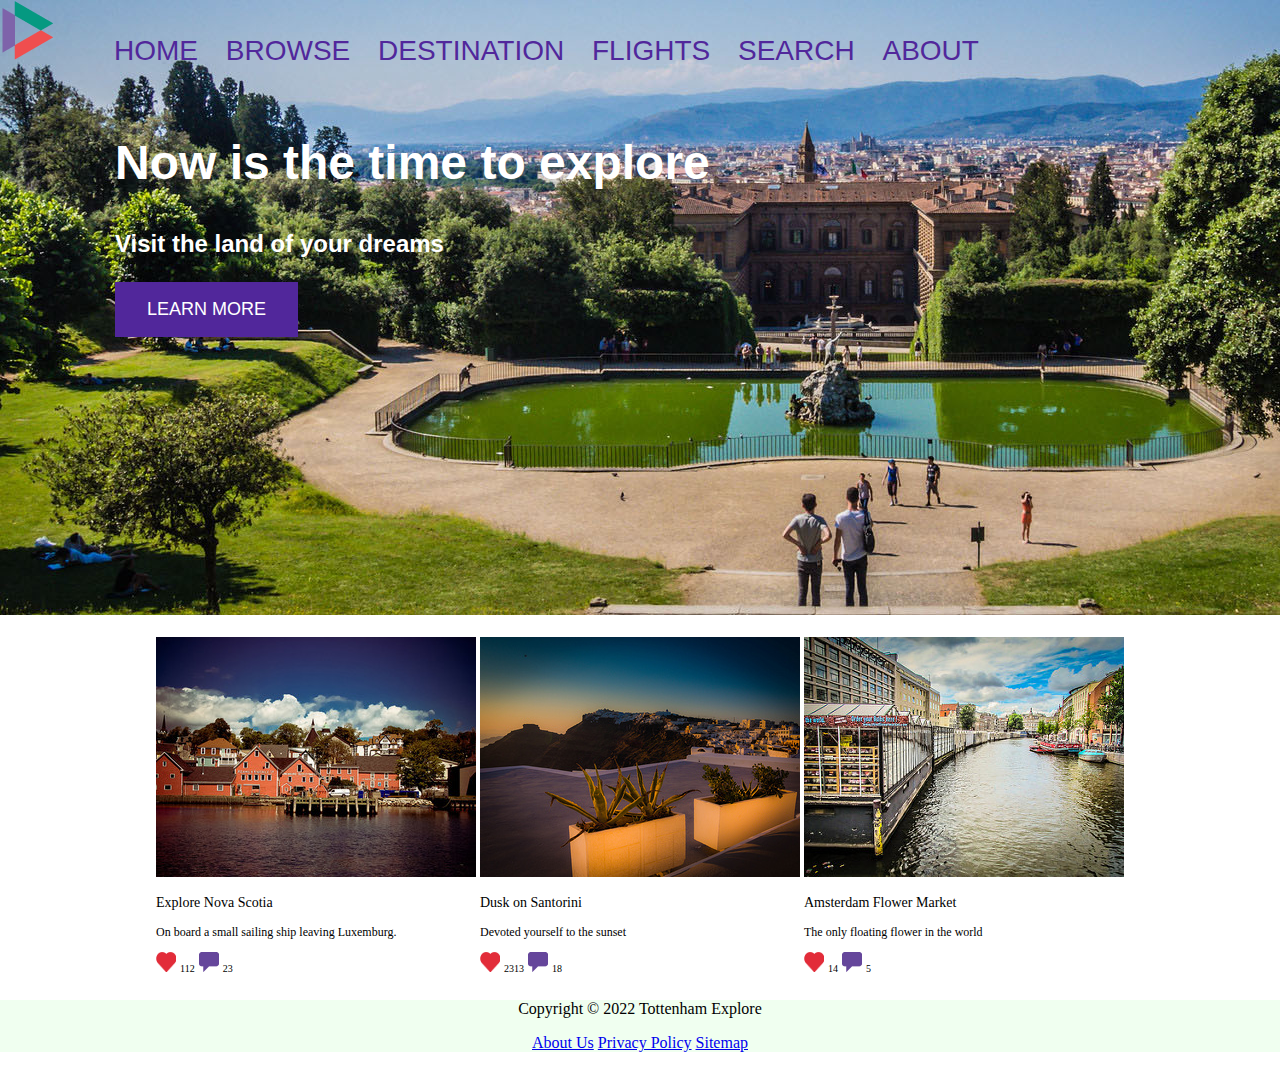
<file: index.html>
<!--
---- Name:        Chris Botuli
---- Student ID:  201638861
---- Class:       COMP 3612
---- Section:     001
---- Professor:   Randy Connolly
---- Assignment:  1
---- Due Date:    October 9 2021
---- File:        index.html
---- Description: Assignment's purpose is to create a website with some basic functionality, such images, usable links and buttons.
----              Each image on the bottom portion of the home page will send the user to a link which contains a map of the location.
----              Save for the 'home', all header links are dummies as is the 'Learn More' button and footer links.
-->
<!DOCTYPE html>
<html lang="en">

<head>
    <meta charset="UTF-8">
    <meta http-equiv="X-UA-Compatible" content="IE=edge">
    <meta name="viewport" content="width=device-width, initial-scale=1.0">
    <title>Document</title>
    <link href="styles.css" rel="stylesheet">
</head>

<body id="homepage">

    <header>
        <img src="images/logo.png" alt="logo">
        <ul>
            <a href="index.html">HOME</a>
            <a href="#">BROWSE</a>
            <a href="#">DESTINATION</a>
            <a href="#">FLIGHTS</a>
            <a href="#">SEARCH</a>
            <a href="#">ABOUT</a>
        </ul>

    </header>

    <h2>Now is the time to explore</h2>

    <h3>Visit the land of your dreams</h3>

    <a href="index.html">
        <button id="button">LEARN MORE</button>
    </a>

    <!--Card creation sourced from https://www.w3schools.com/howto/howto_css_cards.asp-->

    <section class="cards">

        <div class="card1">
            <a href="Nova Scotia.html"><img src="images/1-small.jpg" alt="Nova Scotia"></a>
            <p class="title">Explore Nova Scotia</p>
            <p class="description">On board a small sailing ship leaving Luxemburg.</p>
            <img class="heart" src="images/heart.png">
            <p class="heartnumber">112</p>
            <img class="comment" src="images/comment.png">
            <p class="commentnumber">23</p>
        </div>

        <div class="card2">
            <a href="Santorini.html"><img src="images/2-small.jpg" alt="Santorini"></a>
            <p class="title">Dusk on Santorini</p>
            <p class="description">Devoted yourself to the sunset</p>
            <img class="heart" src="images/heart.png">
            <p class="heartnumber">2313</p>
            <img class="comment" src="images/comment.png">
            <p class="commentnumber">18</p>

        </div>

        <div class="card3">
            <a href="Amsterdam.html"><img src="images/3-small.jpg" alt="Amsterdam"></a>
            <p class="title">Amsterdam Flower Market</p>
            <p class="description">The only floating flower in the world</p>
            <img class="heart" src="images/heart.png">
            <p class="heartnumber">14</p>
            <img class="comment" src="images/comment.png">
            <p class="commentnumber">5</p>

        </div>

    </section>

    <footer>
        <p>Copyright &copy; 2022 Tottenham Explore</p>
        <p> <a href="#">About Us</a> <a href="#">Privacy Policy</a> <a href="#"></a> <a href="#">Sitemap</a>
    </footer>

</body>

</html>
</file>
<file: styles.css>
/*
** Name:        Chris Botuli
** Student ID:  201638861
** Class:      COMP 3612
** Section:     001
** Professor:   Randy Connolly
** Assignment:  1
** Due Date:    October 9 2021
** File:        styles.css
** Description: This is the style sheet for all html pages. There are referneces to where I may have gotten some help from a tutorial and such below.
*/
#homepage{

    background-image: url('images/florence.jpg');
    background-repeat: no-repeat;
}

/*Did this to remove white space along x-axis*/
html,body {
    margin:0px;
    padding:0px;
    overflow-x: hidden;
}

/*details of the header*/
ul {
    display: inline-block;
    font-size: 28px;
    list-style: none;
    font-family: Arial;
    
}

ul a{
    color:#51279B;
    text-decoration: none;
    padding: 10px;
    
}

h2, h3, #button {
    color: white;
}

h2, h3, #button{
position: relative;
right: -115px;
}

h2{
    font-size: 48px;
    font-family: 'Franklin Gothic Medium', 'Arial Narrow', Arial, sans-serif;
    font-weight: 700;

}

h3{
    font-size: 24px;
    font-family: Arial;
}

/*button tutorial here: https://www.w3schools.com/css/css3_buttons.asp*/

#button {
    background-color: #51279B;
    border: none;
    padding: 15px 32px;
    text-align: center;
    text-decoration: none;
    display: inline-block;
    font-size: 18px;
    height: 55px;
}

a #button:hover{
    color: blueviolet;
    cursor: pointer;
}

ul a:hover{
    color: blueviolet;
    cursor: pointer;
}

footer a:hover{
    color: blueviolet;
    cursor: pointer;
}

/*Did this to center the cards and contents of footer*/
.cards, footer, .Largeimage{
    text-align: center;
}

.card1, .card2, .card3 {
    display: inline-block;
    padding-top: 300px;
    text-align: left;
}

/*This is in refernce to the likes and comments on the main page,
needed to differentiate the configuration for the main page and the linked pages.
*/
.cards .heart, .cards .comment{
    width: 20px;
    height: 20px;
    text-align: left;
}


.commentnumber, .heartnumber{
    display: inline-block;
    font-size: 10px;  
}

.description{
font-size: 12px;    
}

.title{
    font-size: 14px;
}

footer{
    background-color: honeydew;
}

.Largeimage p{
    font-family:  sans-serif;
}

/*Used this as a refernce for a multicored border https://stackoverflow.com/questions/38850419/how-to-create-multi-color-border-with-css*/
.linkedheader ul{
    width: 1120px;
    height: 70px;
    border-bottom: 5px solid;
    border-image:   linear-gradient(to right, purple 30%, red 60%, teal 85%) 5;
}

.xy{
    font-weight: bolder;
}

.flag{
    width: 30px;
    height: 20px;
}

.location, .flag{
    display: inline-block;
}
</file>
